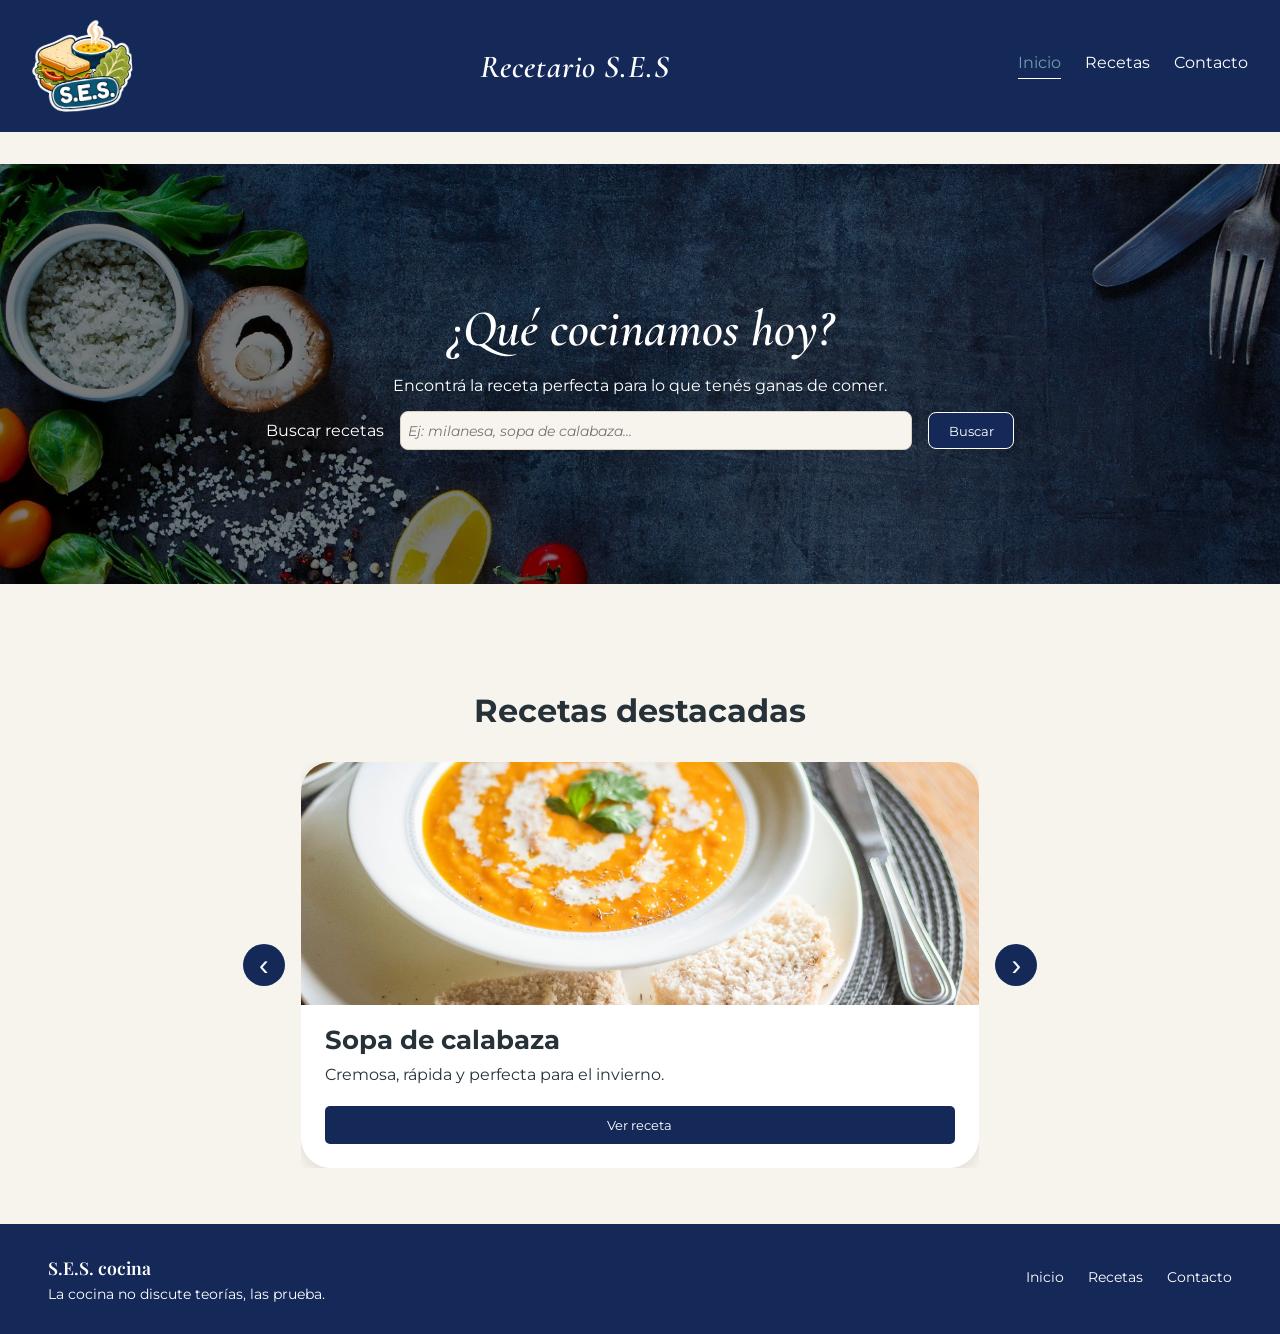
<file: primera-entrega/index.html>
<!DOCTYPE html>
<html lang="es">

<head>
    <meta charset="UTF-8">
    <meta name="author" content="Adolfo Moran de la Vega, Franco Torres">
    <meta name="description" content="Recetario web que te ayuda a decidir qué cocinar. 
        Cuenta con calculadora de porciones, checklist de ingredientes y distintos filtros">
    <meta name="keywords" content="recetas, cocina, sopa, sándwich, ensalada">
    <meta name="viewport" content="width=device-width, initial-scale=1.0">
    <link rel="preconnect" href="https://fonts.googleapis.com">
    <link rel="preconnect" href="https://fonts.gstatic.com" crossorigin="anonymous">
    <link
        href="https://fonts.googleapis.com/css2?family=Cormorant+Garamond:ital,wght@0,500;0,600;0,700;1,500;1,600;1,700&family=Montserrat:wght@400;500;600;700&family=Playfair+Display:wght@500;600;700&display=swap"
        rel="stylesheet">

    <link rel="stylesheet" href="style.css" type="text/css">
    <link rel="icon" type="image/png" href="imagenes/favicon.png">
    <title>Recetario S.E.S</title>
</head>

<body onload="CargarDestacadas();">
    <div id="contenedor-header">
        <header id="header-principal">
            <img src="imagenes/logo_header.png" alt="Sándwich, Sopa o Ensalada" id="logo-sitio">
            <h1 id="titulo-sitio">Recetario S.E.S</h1>
            <nav id="nav-principal">
                <a href="index.html" id="hlink-inicio" class="link-activo">Inicio</a>
                <a href="recetas.html" id="hlink-recetas">Recetas</a>
                <a href="contacto.html" id="hlink-contacto">Contacto</a>
            </nav>
        </header>
    </div>
    <main id="contenido-principal">
        <section id="hero">
            <div id="texto-hero">
                <h2>¿Qué cocinamos hoy?</h2>
                <p>Encontrá la receta perfecta para lo que tenés ganas de comer.</p>
                <div id="buscador">
                    <label for="input-buscar-recetas">Buscar recetas</label>
                    <input type="text" id="input-buscar-recetas" name="buscar-recetas"
                        placeholder="Ej: milanesa, sopa de calabaza..." size="30" maxlength="40">
                    <button type="button" id="boton-buscar" onclick="filtrarReceta()">Buscar</button>
                </div>
            </div>
        </section>
        <div id="contenedor-destacadas">
            <section id="recetas-destacadas">
                <h2>Recetas destacadas</h2>
                <div id="carrusel-destacadas">
                    <button type="button" id="boton-flecha-izquierda" aria-label="Receta anterior"
                        onclick="moverCarrusel('izquierda')">‹</button>
                    <div id="ventana-destacadas">
                        <div id="lista-destacadas">
                        </div>
                    </div>
                    <button type="button" id="boton-flecha-derecha" aria-label="Receta siguiente"
                        onclick="moverCarrusel('derecha')">›</button>
                </div>
            </section>
        </div>
    </main>
    <div id="contenedor-footer">
        <footer id="footer-principal">
            <div id="nav-texto">
                <h6>S.E.S. cocina</h6>
                <p id="frase-footer">La cocina no discute teorías, las prueba.</p>
            </div>

            <nav id="nav-sitio">
                <a href="index.html" id="flink-inicio">Inicio</a>
                <a href="recetas.html" id="flink-recetas">Recetas</a>
                <a href="contacto.html" id="flink-contacto">Contacto</a>
            </nav>
        </footer>
    </div>
    <script type="text/javascript" src="script.js"></script>
</body>

</html>
</file>
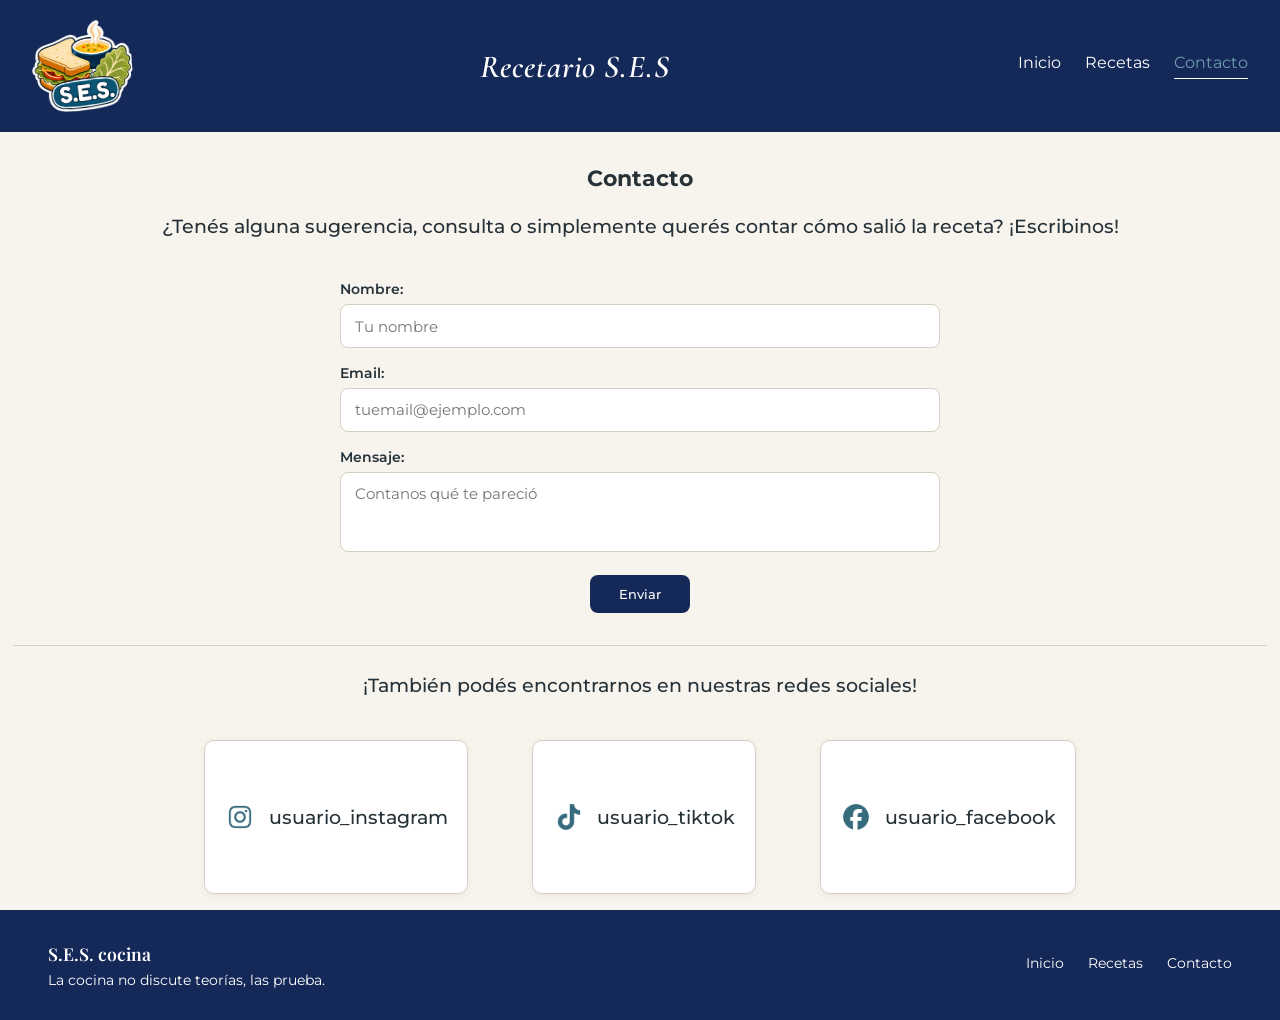
<file: primera-entrega/contacto.html>
<!DOCTYPE html>
<html lang="es">

<head>
    <meta charset="UTF-8">
    <meta name="author" content="Adolfo Moran de la Vega, Franco Torres">
    <meta name="description" content="Contacto de la página">
    <meta name="keywords" content="recetas, cocina, sopa, sándwich, ensalada">
    <meta name="viewport" content="width=device-width, initial-scale=1.0">
    <link rel="preconnect" href="https://fonts.googleapis.com">
    <link rel="preconnect" href="https://fonts.gstatic.com" crossorigin="anonymous">
    <link
        href="https://fonts.googleapis.com/css2?family=Cormorant+Garamond:ital,wght@0,500;0,600;0,700;1,500;1,600;1,700&family=Montserrat:wght@400;500;600;700&family=Playfair+Display:wght@500;600;700&display=swap"
        rel="stylesheet">
    <link rel="icon" type="image/png" href="imagenes/favicon.png">
    <link rel="stylesheet" href="style.css" type="text/css">
    <title>Recetario S.E.S</title>
</head>

<body>
    <div id="contenedor-header">
        <header id="header-principal">
            <img src="imagenes/logo_header.png" alt="Sándwich, Sopa o Ensalada" id="logo-sitio">
            <h1 id="titulo-sitio">Recetario S.E.S</h1>
            <nav id="nav-principal">
                <a href="index.html" id="hlink-inicio">Inicio</a>
                <a href="recetas.html" id="hlink-recetas">Recetas</a>
                <a href="contacto.html" id="hlink-contacto" class="link-activo">Contacto</a>
            </nav>
        </header>
    </div>

    <main id="contenido-principal" class="pagina-contacto">
        <div class="contenedor-texto">
            <h3>Contacto</h3>
            <p>
                ¿Tenés alguna sugerencia, consulta o simplemente querés contar
                cómo salió la receta? ¡Escribinos!
            </p>
        </div>
        <div class="contenedor-form">
            <label for="input-nombre">Nombre:</label>
            <input type="text" id="input-nombre" name="nombre" placeholder="Tu nombre" size="30" maxlength="50">

            <label for="input-email">Email:</label>
            <input type="email" id="input-email" name="email" placeholder="tuemail@ejemplo.com" size="30"
                maxlength="50">

            <label for="input-mensaje">Mensaje:</label>
            <input type="text" id="input-mensaje" name="mensaje" placeholder="Contanos qué te pareció" size="40"
                maxlength="500">

            <button id="enviar" aria-label="Botón de enviar formulario" onclick="enviarContacto()">Enviar</button>
        </div>

        <hr class="separador">

        <div class="redes-sociales">
            <p>¡También podés encontrarnos en nuestras redes sociales!</p>
            <div class="redes-sociales-items">
                <article class="instagram">
                    <img src="imagenes/instagram-icon.png" alt="instagram" class="icono-red-social">
                    <div class="contenedor-texto">
                        <p>usuario_instagram</p>
                    </div>
                </article>
                <article class="tiktok">
                    <img src="imagenes/tiktok-icon.png" alt="tiktok" class="icono-red-social">
                    <div class="contenedor-texto">
                        <p>usuario_tiktok</p>
                    </div>
                </article>
                <article class="facebook">
                    <img src="imagenes/facebook-icon.png" alt="facebook" class="icono-red-social">
                    <div class="contenedor-texto">
                        <p>usuario_facebook</p>
                    </div>
                </article>
            </div>
        </div>
    </main>

    <div id="contenedor-footer">
        <footer id="footer-principal">
            <div id="nav-texto">
                <h6>S.E.S. cocina</h6>
                <p id="frase-footer">La cocina no discute teorías, las prueba.</p>
            </div>

            <nav id="nav-sitio">
                <a href="index.html" id="flink-inicio">Inicio</a>

                <a href="recetas.html" id="flink-recetas">Recetas</a>

                <a href="contacto.html" id="flink-contacto">Contacto</a>
            </nav>

        </footer>
    </div>
    <script src="script.js"></script>
</body>

</html>
</file>
<file: primera-entrega/style.css>
:root {

    --color-header: #152959;
    --color-principal: #356B7D;
    --color-secundario: #6F9EAC;
    --color-fondo: #F7F4EE;
    --color-texto: #263238;
    --color-blanco: #FFFFFF;
    --color-borde: #D8CFC3;

    --fuente-titulos: 'Playfair Display', serif;
    --fuente-texto: 'Montserrat', sans-serif;
    --fuente-decorativa: 'Cormorant Garamond', serif;
}


* {
    box-sizing: border-box;
}


body {
    margin: 0;
    background-color: var(--color-fondo);
    color: var(--color-texto);
    font-family: var(--fuente-texto);
}

header {
    background-color: var(--color-header);
    width: 100%;
    box-sizing: border-box;

    display: flex;
    justify-content: space-between;
    align-items: center;
    padding: 1rem 2rem;
}

header h1 {
    margin: 0;
}

header #nav-principal {
    display: flex;
    align-items: center;
    gap: 1.5rem;

    a {
        text-decoration: none;
        font-size: 1rem;
        position: relative;
        padding-bottom: 0.4rem;
        transition: color 0.3s ease;

        &:link,
        &:visited {
            color: var(--color-blanco);
        }

        &::after {
            content: '';
            position: absolute;
            bottom: 0;
            left: 0;
            width: 100%;
            height: 0.05rem;
            background-color: var(--color-blanco);
            transform: scaleX(0);
            transform-origin: bottom;
            transition: transform 0.3s ease;
        }

        &:hover,
        &:focus,
        &:active {
            color: var(--color-secundario);

            &::after {
                transform: scaleX(1);
                transform-origin: bottom;
            }
        }
    }

    &:not(:has(a:hover, a:focus, a:active)) a.link-activo {
        color: var(--color-secundario);

        &::after {
            transform: scaleX(1);
            transform-origin: bottom;
        }
    }
}

header #logo-sitio {
    width: 100px;
    height: 100px;
    object-fit: contain;
    display: block;
    margin: 0;
    transform: rotate(-4deg);
    transition: transform 0.3s ease, box-shadow 0.3s ease;
}

header #logo-sitio:hover {
    transform: rotate(0deg) scale(1.05);
}

#titulo-sitio {
    font-family: var(--fuente-decorativa);
    font-size: 2rem;
    font-weight: 600;
    letter-spacing: 0.03em;
    font-style: oblique;
    color: var(--color-blanco);
}

footer {
    background-color: var(--color-header);
    color: var(--color-blanco);
    width: 100%;
    box-sizing: border-box;

    display: flex;
    justify-content: space-between;
    align-items: center;

    padding: 2rem 3rem;
}


footer #nav-texto {
    display: flex;
    flex-direction: column;
    gap: 0.4rem;
}

footer #nav-texto h6 {
    margin: 0;
    font-family: var(--fuente-titulos);
    font-size: 1.1rem;
    font-weight: 600;
}

footer #nav-texto p {
    margin: 0;
    font-size: 0.85rem;
}

footer #nav-sitio {
    display: flex;
    align-items: center;
    gap: 1.5rem;
}



footer #nav-sitio a {
    text-decoration: none;
    font-size: 0.9rem;
    position: relative;
    padding-bottom: 0.3rem;
    color: var(--color-blanco);

    transition: color 0.3s ease;
}

footer #nav-sitio a::after {
    content: "";
    position: absolute;
    bottom: 0;
    left: 0;

    width: 0;
    height: 2px;

    background-color: var(--color-blanco);

    transition: width 0.3s ease;
}

footer #nav-sitio a:hover,
footer #nav-sitio a:focus {
    color: var(--color-secundario);
}

footer #nav-sitio a:hover::after,
footer #nav-sitio a:focus::after {
    width: 100%;
}

#hero {
    position: relative;
    width: 100%;
    height: 420px;
    margin-top: 2rem;

    background-image: url("imagenes/imagen_main_index.jpg");
    background-size: cover;
    background-position: center;

    display: flex;
    justify-content: center;
    align-items: center;
}

#texto-hero {
    position: relative;
    z-index: 2;
    width: 80%;
    text-align: center;
    color: var(--color-blanco);
}

#hero::before {
    content: "";
    position: absolute;
    inset: 0;
    background-color: rgba(0, 0, 0, 0.511);
}

#texto-hero h2 {
    font-family: var(--fuente-decorativa);
    font-size: 3.2rem;
    font-weight: 600;
    font-style: italic;
    margin: 0 0 1rem;
}

#contenedor-destacadas {
    width: 100%;
    padding: 5rem 0 3.5rem;
}

#recetas-destacadas {
    width: 100%;
    text-align: center;
}

#recetas-destacadas h2 {
    font-family: var(--fuente-texto);
    color: var(--color-texto);
    font-size: 2rem;
    margin-bottom: 2rem;
}

#carrusel-destacadas {
    display: flex;
    align-items: center;
    justify-content: center;
    gap: 1rem;
    width: 100%;
}

#ventana-destacadas {
    width: 53%;
    overflow: hidden;
}

#lista-destacadas {
    width: 100%;
    display: flex;
    flex-direction: row;
    gap: 1.5rem;
    transition: transform 0.4s ease;
}

.tarjeta-receta {
    flex: 0 0 100%;
    background-color: var(--color-blanco);
    border-radius: 30px;
    overflow: hidden;
    box-shadow: 0 4px 15px rgba(0, 0, 0, 0.10);
    text-align: left;
    display: flex;
    flex-direction: column;
}


.tarjeta-receta img {
    width: 100%;
    height: 243px;
    object-fit: cover;
    display: block;
}

.tarjeta-receta h3 {
    font-family: var(--fuente-texto);
    font-size: 1.6rem;
    margin: 1.2rem 1.5rem 0.5rem;
    color: var(--color-texto);
}

.tarjeta-receta p {
    margin: 0 1.5rem 1.2rem;
    line-height: 1.5;
}


.boton-ver-receta {
    font-family: var(--fuente-texto);
    margin-inline: 1.5rem;
    margin-bottom: 1.5rem;
    margin-top: auto;
    padding: 0.7rem 1.2rem;
    border: none;
    border-radius: 5px;
    background-color: var(--color-header);
    color: var(--color-blanco);
    cursor: pointer;
    transition: background-color 0.3s ease, transform 0.3s ease;
}

.boton-ver-receta:hover {
    background-color: var(--color-principal);
    transform: translateY(-2px);
}

#boton-flecha-izquierda,
#boton-flecha-derecha {
    width: 42px;
    height: 42px;

    border: none;
    border-radius: 50%;

    background-color: var(--color-header);
    color: var(--color-blanco);

    font-size: 1.8rem;
    line-height: 1;

    cursor: pointer;

    transition: background-color 0.3s ease, transform 0.3s ease;
}

#boton-flecha-izquierda:hover,
#boton-flecha-derecha:hover {
    background-color: var(--color-principal);
    transform: scale(1.08);

}


#buscador {
    display: flex;
    justify-content: center;
    gap: 1rem;
    align-items: center;
}

#input-buscar-recetas {
    width: 50%;
    padding: 0.6rem 0.4rem;
    border: 1px solid var(--color-borde);
    border-radius: 8px;
    background-color: var(--color-fondo);
    font-family: var(--fuente-texto);
    font-size: 0.88rem;
}

#input-buscar-recetas:focus {
    outline: none;
    border-color: var(--color-secundario);
}

#input-buscar-recetas::placeholder {
    font-style: italic;
}

#boton-buscar {
    background-color: var(--color-header);

    color: var(--color-blanco);
    border: 1px solid var(--color-blanco);
    padding: 0.6rem 1.2rem;
    border-radius: 8px;
    cursor: pointer;
    font-family: var(--fuente-texto);
}

#boton-buscar:hover {
    background-color: var(--color-principal);
    transform: translateY(-2px);
    transition: all 0.5s ease;

}

#contenedor-catalogo {
    flex: 1;
    padding: 2rem 3rem 2rem 0;
}

#grilla-recetas {

    display: grid;
    grid-template-columns: repeat(3, 1fr);
    gap: 1.5rem;
    width: 100%;
    max-width: 1200px;
    margin: 0 auto;
}


#contenedor-filtros {
    width: 21.5%;
    padding: 2rem 0 2rem 3rem;
    display: flex;
    flex-direction: column;
}

#contenido-principal.pagina-recetas {
    display: flex;
    align-items: flex-start;
    gap: 3rem;
}

#filtros {
    background-color: var(--color-blanco);
    border: 1px solid var(--color-borde);
    border-radius: 15px;
    padding: 3px;
    box-shadow: 0 4px 15px rgba(0, 28, 138, 0.37);
}

#filtros h2 {
    margin: 0 0 1.5rem;
    font-size: 2rem;
    font-weight: 600;
    color: var(--color-texto);
    text-align: center;
}

#filtros h3,
#filtros .titulo-filtro {
    margin: 0 0 0.8rem;
    font-size: 1rem;
    font-weight: 600;
    color: var(--color-principal);
    display: block;
}

#filtro-categoria,
#filtro-ingrediente,
#filtro-teoria,
#filtro-tiempo {
    margin-bottom: 1.5rem;
}

#filtros label {
    display: block;
    margin: 0.7rem 0;
    font-size: 0.9rem;
    cursor: pointer;
}

#filtros label input[type="checkbox"] {
    margin-right: 0.5rem;
    accent-color: var(--color-header);
}

#select-tiempo,
#select-categoria,
#select-tipo-plato {
    display: block;
    width: 90%;
    padding: 0.5rem 0.5rem;
    border: 1px solid var(--color-borde);
    border-radius: 7px;
    background-color: var(--color-fondo);
    color: var(--color-texto);
    font-family: var(--fuente-texto);
    font-size: 0.9rem;
    cursor: pointer;
    margin: 0 auto;

}

#select-tiempo:focus,
#select-categoria:focus,
#select-tipo-plato:focus {
    outline: none;
    border-color: var(--color-secundario);
}

#botones-filtros {
    display: flex;
    flex-direction: column;
    align-items: stretch;
    gap: 0.7rem;
    margin-top: 1rem;
}

#boton-aplicar-filtros,
#boton-limpiar-filtros {
    width: 100%;
    padding: 0.7rem 1rem;
    border: none;
    border-radius: 7px;
    font-family: var(--fuente-texto);
    font-size: 0.9rem;
    font-weight: 600;
    cursor: pointer;

}

#boton-aplicar-filtros {
    background-color: var(--color-header);
    color: var(--color-blanco);
}

#boton-aplicar-filtros:hover,
#boton-limpiar-filtros:hover {
    transform: translateY(-2px);
}

#boton-limpiar-filtros {
    background-color: rgba(194, 0, 0, 0.922);
    color: var(--color-blanco);
}

/* SECCION REDES SOCIALES */
.icono-red-social {
    width: 2rem;
    height: 2rem;
    object-fit: contain;
}

.redes-sociales {
    display: flex;
    flex-direction: column;
    align-items: center;
    gap: 1.5rem;
}

.redes-sociales p {
    font-size: 1.2rem;
    font-weight: 500;
    color: var(--color-texto);
}

.redes-sociales-items {
    display: flex;
    flex-direction: row;
    justify-content: center;
    align-items: center;
    gap: 4rem;
    flex-wrap: wrap;
}

.redes-sociales-items article {
    display: flex;
    align-items: center;
    gap: 0.8rem;
    background-color: var(--color-blanco);
    padding: 0.8rem 1.2rem;
    margin-bottom: 1rem;
    border-radius: 10px;
    border: 1px solid var(--color-borde);
    box-shadow: 0 2px 8px rgba(0, 0, 0, 0.05);
}

/* SECCION FORMULARIO DE CONTACTO */
.contenedor-texto {
    text-align: center;
    font-size: 1.2rem;
    font-weight: 500;
    color: var(--color-texto);
    margin: 2rem 0;
}

.contenedor-form {
    display: flex;
    flex-direction: column;
    max-width: 600px;
    width: 100%;
    margin: 0 auto 2rem;
    text-align: left;
    gap: 0.4rem;
}

.contenedor-form label {
    font-size: 0.9rem;
    font-weight: 600;
    color: var(--color-texto);
    margin-top: 0.6rem;
}

/* INPUTS */
.contenedor-form input[type="text"],
.contenedor-form input[type="email"] {
    width: 100%;
    padding: 0.7rem 0.9rem;
    border: 1px solid var(--color-borde);
    border-radius: 8px;
    background-color: var(--color-blanco);
    font-family: var(--fuente-texto);
    font-size: 0.95rem;

    &:focus {
        outline: none;
        border-color: var(--color-secundario);
    }
}

.contenedor-form #input-mensaje {
    padding-bottom: 3rem;
}

/* BOTON ENVIAR */
.contenedor-form #enviar {
    align-self: center;
    margin-top: 1rem;
    padding: 0.7rem 1.8rem;
    border: none;
    border-radius: 8px;
    background-color: var(--color-header);
    color: var(--color-blanco);
    font-family: var(--fuente-texto);
    font-weight: 500;
    cursor: pointer;
    transition: background-color 0.3s ease, transform 0.3s ease;

    &:hover {
        background-color: var(--color-principal);
        transform: translateY(-2px);
    }
}

/* SECCION INFORMACION RECETA */
#informacion-recetas {
    display: flex;
    flex-direction: row;
    align-items: center;
    gap: 2.5rem;
    width: 100%;
    margin-bottom: 2rem;
}

/* IMAGEN(izquierda) */
#informacion-recetas .imagen-receta {
    flex: 0 0 40%;
    max-width: 32rem;
    margin: 1rem 0 0 1rem;
    aspect-ratio: 4/3;
    overflow: hidden;

    img {
        width: 100%;
        height: 100%;
        border-radius: 15px;
        object-fit: cover;
        object-position: center 50%;
        display: block;
    }
}

/* TEXTO(derecha) */
#informacion-recetas #texto-receta {
    flex: 1;
    display: flex;
    flex-direction: column;
    gap: 0.8rem;
}

.etiqueta-plato {
    display: inline-block;
    padding: 0.25rem 0.75rem;
    background-color: var(--color-principal);
    color: var(--color-blanco);
    font-size: 0.8rem;
    font-weight: 500;
    border-radius: 20px;
    text-transform: capitalize;
    width: fit-content;
}

#nombre-plato {
    margin: 0;
    font-size: 3rem;
    font-weight: 600;
    font-family: var(--fuente-titulos);
    color: var(--color-texto);
}

#descripcion-receta {
    margin: 0;
    font-size: 1rem;
    font-weight: 400;
    color: var(--color-texto);
}

#texto-receta hr {
    width: 100%;
    border: 0;
    border-top: 1px solid var(--color-borde);
    margin: 0.8rem 0;
}

/* MINUTOS Y PORCIONES */
/* tambien estan uno al lado del otro */
.datos-adicionales {
    display: flex;
    flex-direction: row;
    justify-content: flex-start;
    gap: 3rem;
}

.datos-adicionales .dato {
    display: flex;
    flex-direction: column;
    gap: 0.2rem;
}

.datos-adicionales .dato h6 {
    margin: 0;
    font-size: 0.75rem;
    font-weight: 700;
    color: var(--color-principal);
    letter-spacing: 0.05em;
}

.datos-adicionales .dato p {
    align-self: center;
    margin: 0;
    font-weight: 600;
    font-size: 1.5rem;
}

/* SECCION PREPARACION */
#receta {
    display: flex;
    flex-direction: row;
    gap: 3rem;
    align-items: flex-start;
}

#receta .columna-izquierda {
    flex: 0 0 35%;
    display: flex;
    flex-direction: column;
    gap: 1.5rem;
}

#receta .columna-derecha {
    flex: 1;
}

/* CALCULADORA PORCIONES */
/* parte izquierda */

.calculadora-porciones {
    background-color: var(--color-blanco);
    border: 1px solid var(--color-borde);
    border-radius: 12px;
    padding: 1.5rem;
    max-width: 20em;
    margin: 0 0 1.5rem 1.5rem;
}

.calculadora-porciones h5,
.lista-ingredientes h5,
.texto-superior h5 {
    font-family: var(--fuente-titulos);
    font-size: 1.2rem;
    color: var(--color-texto);
}

.calculadora-porciones h5 {
    margin-top: 0;
    margin-bottom: 1rem;
}

.calculadora-porciones .controles-calculadora {
    display: flex;
    flex-direction: column;
    gap: 0.8rem;
}

.calculadora-porciones .controles-calculadora input[type="number"] {
    width: 100%;
    padding: 0.6rem;
    border: 1px solid var(--color-borde);
    border-radius: 6px;
    font-size: 1rem;
    text-align: center;
}

.calculadora-porciones .controles-calculadora button {
    padding: 0.7rem 1.2rem;
    border: none;
    border-radius: 6px;
    align-self: center;
    background-color: var(--color-header);
    color: var(--color-blanco);
    font-family: var(--fuente-texto);
    font-weight: 600;
    cursor: pointer;
    transition: background-color 0.3s ease;

    &:hover {
        background-color: var(--color-principal);
    }
}

/* LISTA DE INGREDIENTES */
/* parte izquierda */
.lista-ingredientes {
    margin: 0 0 0 1.5rem;
}

.lista-ingredientes h5 {
    margin-top: 0;
    margin-bottom: 1rem;
}

.lista-ingredientes ul {
    list-style: none;
    padding: 0;
    margin: 0.5rem 0 0 0;
    display: flex;
    flex-direction: column;
    gap: 0.8rem;
}

.lista-ingredientes ul li {
    display: flex;
    align-items: center;
    gap: 0.6rem;
    font-size: 0.8rem;
}

.lista-ingredientes ul li input[type="checkbox"] {
    accent-color: var(--color-principal);
    width: 0.9rem;
    height: 0.9rem;
    cursor: pointer;
}

/* LISTA DE PASOS */
/* parte derecha */
.lista-pasos {
    list-style: none;
    counter-reset: paso-counter;
    padding: 0;
    margin-top: 1.5rem;
    display: flex;
    flex-direction: column;
    gap: 1.5rem;
}

.lista-pasos li {
    counter-increment: paso-counter;
    /* contador de pasos */
    display: flex;
    align-items: flex-start;
    position: relative;
    padding-left: 3.5rem;
    line-height: 1.5;
    font-size: 1rem;

    /*numero de paso*/
    &::before {
        content: counter(paso-counter);
        /* incrementar el contador */
        position: absolute;
        left: 0;
        top: 0;
        transform: translateY(-15%);
        /* ajustar la posición del número */
        font-family: var(--fuente-titulos);
        font-size: 1.5rem;
        font-weight: 700;
        color: var(--color-secundario);
        width: 1.5rem;
        text-align: center;
    }

    /*separador horizontal*/
    &::after {
        content: "";
        position: absolute;
        left: 2.2rem;
        top: 0.1rem;
        bottom: 0.1rem;
        width: 1px;
        background-color: var(--color-borde);
    }
}

.separador {
    /*para que los hr no ocupen todo el ancho*/
    width: 98%;
    height: 1px;
    background-color: var(--color-borde);
    border: 0;
    margin: 0.5rem auto;
}

/*SECCION OTRAS RECETAS*/
/* texto superior */
.texto-superior {
    /* alinearlos horizontalmente */
    display: flex;
    justify-content: space-between;
    align-items: center;
    width: 100%;
    margin-bottom: 1.5rem;
}

.texto-superior h5 {
    margin: 0 0 0 1.5rem;

}

.texto-superior a {
    /* referencia a recetas */
    margin: 0 1.5rem 0 0;
    color: var(--color-secundario);
    text-decoration: none;
    font-weight: 600;
    font-size: 0.8rem;
    transition: color 0.3s ease;

    &:hover {
        color: var(--color-principal);
    }
}

/* mas recetas */
.otras-recetas {
    width: 100%;
    max-width: 70em;
    margin: 3rem auto 0 auto;
    padding: 0 1rem;
}

.otras-recetas .grid-recetas {
    /*hacer un grid para previzualizar 3 recetas*/
    display: grid;
    grid-template-columns: 1fr 1fr 1fr;
    gap: 1.5rem;
}

.otras-recetas .grid-recetas .receta-corta {
    /*para cada receta*/
    display: flex;
    flex-direction: column;
    gap: 0.5rem;
}

.otras-recetas .grid-recetas .receta-corta .contenedor-imagen {
    /*imagen de la receta*/
    width: 100%;
    aspect-ratio: 4/3;
    overflow: hidden;
    border-radius: 10px;

    img {
        width: 100%;
        height: 100%;
        object-fit: cover;
    }
}

.otras-recetas .grid-recetas .receta-corta h3 {
    /*titulo de la receta*/
    margin: 0;
    font-family: var(--fuente-titulos);
    font-size: 1rem;
    color: var(--color-texto);
}

.otras-recetas .grid-recetas .receta-corta p {
    /*minutos que tarda*/
    margin: 0;
    font-size: 0.8rem;
    color: var(--color-header);
    font-weight: 600;
}


.cantidad-ingrediente {
    display: inline;
    color: var(--color-principal);
    font-size: 0.8rem;
    font-weight: 600;
}

/* INSERCION DINAMICA */
.nombre-ingrediente {
    display: inline;
    font-size: 0.8rem;
    font-weight: 500;
}

#boton-volver-recetas {
    align-self: flex-start;
    margin: 2rem 0 1.5rem 1.5rem;
    padding: 0.6rem 1rem;
    border: 1px solid var(--color-borde);
    border-radius: 8px;
    background-color: var(--color-blanco);
    color: var(--color-header);
    font-family: var(--fuente-texto);
    font-size: 0.9rem;
    font-weight: 600;
    cursor: pointer;
    box-shadow: 0 2px 8px rgba(0, 0, 0, 0.08);
    transition: background-color 0.3s ease, color 0.3s ease, transform 0.3s ease;
}

#boton-volver-recetas:hover {
    background-color: var(--color-header);
    color: var(--color-blanco);
    transform: translateX(-3px);
}
</file>
